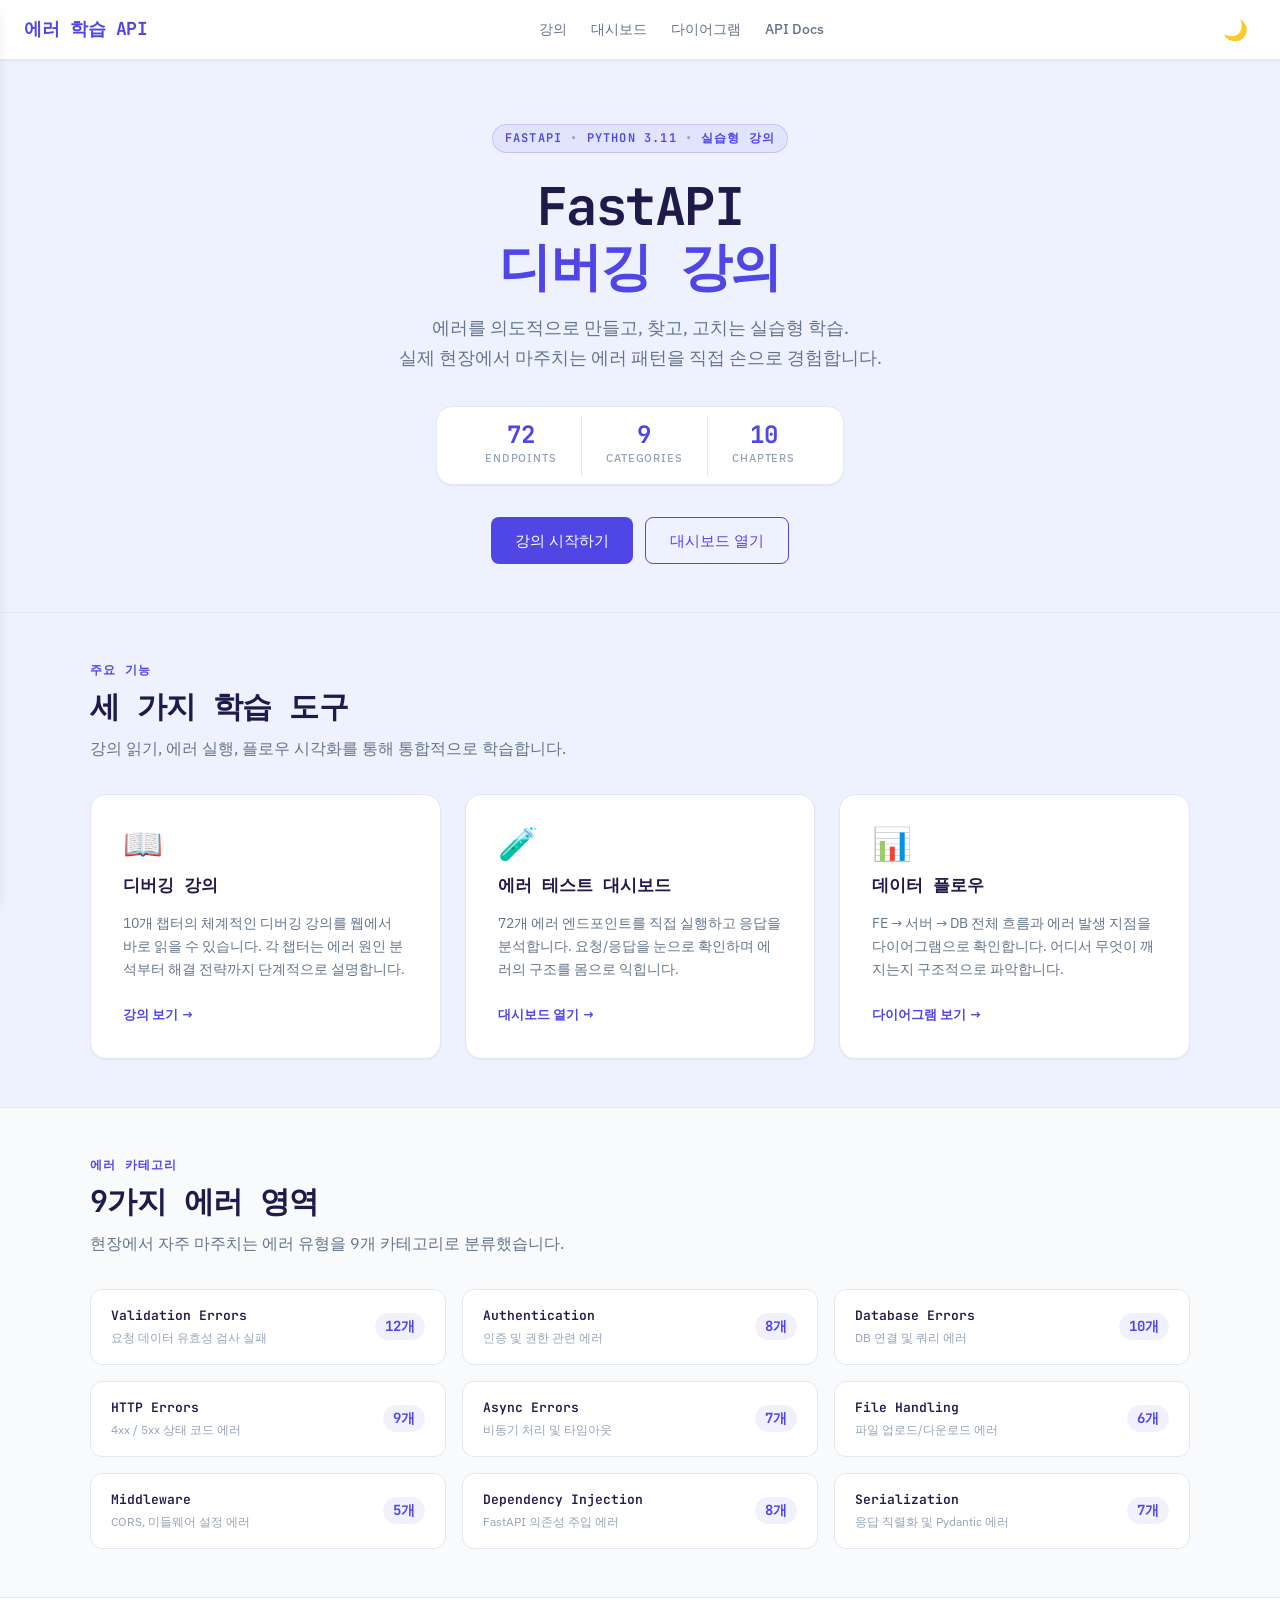
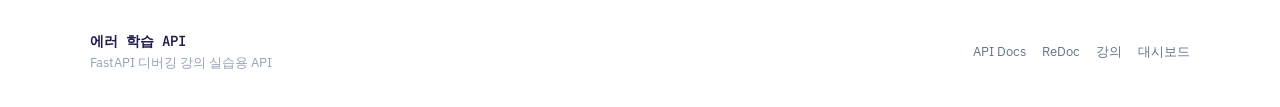
<file: static/index.html>
<!DOCTYPE html>
<html lang="ko">
<head>
  <meta charset="UTF-8">
  <meta name="viewport" content="width=device-width, initial-scale=1.0">
  <title>에러 학습 API — FastAPI 디버깅 강의</title>
  <meta name="description" content="FastAPI 에러를 의도적으로 만들고, 찾고, 고치는 실습형 디버깅 강의">
  <link rel="preconnect" href="https://fonts.googleapis.com">
  <link rel="preconnect" href="https://fonts.gstatic.com" crossorigin>
  <link href="https://fonts.googleapis.com/css2?family=IBM+Plex+Sans:ital,wght@0,400;0,500;0,600;0,700;1,400&family=JetBrains+Mono:wght@400;500;600;700&display=swap" rel="stylesheet">
  <link rel="stylesheet" href="/static/css/variables.css">
  <link rel="stylesheet" href="/static/css/base.css">
  <link rel="stylesheet" href="/static/css/components.css">
  <link rel="stylesheet" href="/static/css/dark-mode.css">

  <style>
    /* ── Landing-specific styles ─────────────────────────────── */

    /* Hero */
    .hero {
      text-align: center;
      padding: var(--space-16) var(--space-6) var(--space-12);
      max-width: 720px;
      margin: 0 auto;
    }

    .hero-eyebrow {
      display: inline-flex;
      align-items: center;
      gap: var(--space-2);
      font-family: var(--font-code);
      font-size: 0.75rem;
      font-weight: 600;
      text-transform: uppercase;
      letter-spacing: 0.1em;
      color: var(--color-primary);
      background: rgba(79, 70, 229, 0.08);
      padding: var(--space-1) var(--space-3);
      border-radius: 100px;
      border: 1px solid rgba(79, 70, 229, 0.2);
      margin-bottom: var(--space-6);
    }

    .hero-title {
      font-family: var(--font-heading);
      font-size: clamp(2rem, 5vw, 3.25rem);
      font-weight: 700;
      line-height: 1.15;
      letter-spacing: -0.03em;
      color: var(--color-text);
      margin-bottom: var(--space-4);
    }

    .hero-title .accent {
      color: var(--color-primary);
      position: relative;
    }

    .hero-subtitle {
      font-size: 1.125rem;
      color: var(--color-text-secondary);
      line-height: 1.7;
      margin-bottom: var(--space-8);
      max-width: 520px;
      margin-left: auto;
      margin-right: auto;
    }

    .hero-stats {
      display: inline-flex;
      align-items: center;
      gap: 0;
      background: var(--color-bg-surface);
      border: 1px solid var(--color-border-light);
      border-radius: var(--radius-xl);
      padding: var(--space-2) var(--space-6);
      margin-bottom: var(--space-8);
      box-shadow: var(--shadow-sm);
    }

    .hero-stat {
      display: flex;
      flex-direction: column;
      align-items: center;
      padding: var(--space-2) var(--space-6);
      border-right: 1px solid var(--color-border-light);
    }

    .hero-stat:last-child {
      border-right: none;
    }

    .hero-stat-value {
      font-family: var(--font-heading);
      font-size: 1.5rem;
      font-weight: 700;
      color: var(--color-primary);
      line-height: 1;
    }

    .hero-stat-label {
      font-size: 0.7rem;
      text-transform: uppercase;
      letter-spacing: 0.08em;
      color: var(--color-text-muted);
      margin-top: 3px;
      font-weight: 500;
    }

    .hero-cta {
      display: flex;
      gap: var(--space-3);
      justify-content: center;
      flex-wrap: wrap;
    }

    .hero-cta .btn {
      padding: var(--space-3) var(--space-6);
      font-size: 0.9375rem;
    }

    /* ── Section ─────────────────────────────────────────────── */
    .section {
      padding: var(--space-12) var(--space-6);
    }

    .section-inner {
      max-width: 1100px;
      margin: 0 auto;
    }

    .section-label {
      font-family: var(--font-code);
      font-size: 0.75rem;
      font-weight: 600;
      text-transform: uppercase;
      letter-spacing: 0.1em;
      color: var(--color-primary);
      margin-bottom: var(--space-2);
    }

    .section-title {
      font-family: var(--font-heading);
      font-size: clamp(1.375rem, 3vw, 1.875rem);
      font-weight: 700;
      margin-bottom: var(--space-2);
      letter-spacing: -0.02em;
    }

    .section-desc {
      color: var(--color-text-secondary);
      font-size: 1rem;
      margin-bottom: var(--space-8);
      max-width: 480px;
    }

    /* ── Feature Cards ───────────────────────────────────────── */
    .feature-grid {
      display: grid;
      grid-template-columns: repeat(3, 1fr);
      gap: var(--space-6);
    }

    .feature-card {
      background: var(--color-bg-surface);
      border-radius: var(--radius-xl);
      border: 1px solid var(--color-border-light);
      padding: var(--space-8);
      transition: all var(--transition);
      text-decoration: none;
      display: flex;
      flex-direction: column;
      gap: var(--space-4);
      box-shadow: var(--shadow-sm);
      position: relative;
      overflow: hidden;
    }

    .feature-card::before {
      content: '';
      position: absolute;
      top: 0;
      left: 0;
      right: 0;
      height: 3px;
      background: var(--color-primary);
      transform: scaleX(0);
      transform-origin: left;
      transition: transform 0.3s ease;
    }

    .feature-card:hover {
      box-shadow: var(--shadow-lg);
      transform: translateY(-3px);
      text-decoration: none;
      border-color: var(--color-primary-light);
    }

    .feature-card:hover::before {
      transform: scaleX(1);
    }

    .feature-icon {
      font-size: 2rem;
      line-height: 1;
    }

    .feature-card-title {
      font-family: var(--font-heading);
      font-size: 1.0625rem;
      font-weight: 600;
      color: var(--color-text);
      margin: 0;
    }

    .feature-card-desc {
      color: var(--color-text-secondary);
      font-size: 0.875rem;
      line-height: 1.65;
      flex: 1;
    }

    .feature-card-link {
      display: inline-flex;
      align-items: center;
      gap: var(--space-1);
      font-size: 0.8125rem;
      font-weight: 600;
      color: var(--color-primary);
      margin-top: var(--space-2);
    }

    .feature-card-link::after {
      content: '→';
      transition: transform var(--transition);
    }

    .feature-card:hover .feature-card-link::after {
      transform: translateX(4px);
    }

    /* ── Category Grid ───────────────────────────────────────── */
    .category-grid {
      display: grid;
      grid-template-columns: repeat(3, 1fr);
      gap: var(--space-4);
    }

    .category-card {
      background: var(--color-bg-surface);
      border-radius: var(--radius-lg);
      border: 1px solid var(--color-border-light);
      padding: var(--space-4) var(--space-5);
      transition: all var(--transition);
      display: flex;
      align-items: center;
      justify-content: space-between;
      gap: var(--space-3);
    }

    .category-card:hover {
      border-color: var(--color-primary-light);
      background: rgba(79, 70, 229, 0.03);
    }

    .category-info {
      display: flex;
      flex-direction: column;
      gap: 2px;
    }

    .category-name {
      font-family: var(--font-heading);
      font-size: 0.8125rem;
      font-weight: 600;
      color: var(--color-text);
    }

    .category-desc {
      font-size: 0.75rem;
      color: var(--color-text-muted);
    }

    .category-count {
      font-family: var(--font-code);
      font-size: 0.875rem;
      font-weight: 700;
      color: var(--color-primary);
      background: rgba(79, 70, 229, 0.08);
      padding: 2px 10px;
      border-radius: 100px;
      white-space: nowrap;
    }

    /* ── Divider with label ──────────────────────────────────── */
    .section-divider {
      border: none;
      border-top: 1px solid var(--color-border-light);
      margin: 0;
    }

    /* ── Footer ──────────────────────────────────────────────── */
    .footer {
      background: var(--color-bg-surface);
      border-top: 1px solid var(--color-border-light);
      padding: var(--space-8) var(--space-6);
    }

    .footer-inner {
      max-width: 1100px;
      margin: 0 auto;
      display: flex;
      align-items: center;
      justify-content: space-between;
      flex-wrap: wrap;
      gap: var(--space-4);
    }

    .footer-brand {
      font-family: var(--font-heading);
      font-size: 0.875rem;
      font-weight: 600;
      color: var(--color-text);
    }

    .footer-text {
      font-size: 0.8125rem;
      color: var(--color-text-muted);
    }

    .footer-links {
      display: flex;
      align-items: center;
      gap: var(--space-4);
    }

    .footer-link {
      font-size: 0.8125rem;
      color: var(--color-text-secondary);
      text-decoration: none;
      transition: color var(--transition);
    }

    .footer-link:hover {
      color: var(--color-primary);
      text-decoration: none;
    }

    /* ── Landing page full-width (no sidebar) ────────────────── */
    .landing-body {
      padding-top: var(--header-height);
    }

    /* ── Responsive ──────────────────────────────────────────── */
    @media (max-width: 900px) {
      .feature-grid {
        grid-template-columns: repeat(2, 1fr);
      }
      .category-grid {
        grid-template-columns: repeat(2, 1fr);
      }
    }

    @media (max-width: 600px) {
      .hero {
        padding: var(--space-10) var(--space-4) var(--space-8);
      }
      .hero-stats {
        flex-wrap: wrap;
        gap: var(--space-2);
        padding: var(--space-2) var(--space-4);
      }
      .hero-stat {
        border-right: none;
        padding: var(--space-2) var(--space-4);
      }
      .feature-grid {
        grid-template-columns: 1fr;
      }
      .category-grid {
        grid-template-columns: 1fr;
      }
      .section {
        padding: var(--space-8) var(--space-4);
      }
      .footer-inner {
        flex-direction: column;
        text-align: center;
      }
    }
  </style>
</head>
<body class="landing-body">

  <!-- Navigation Header -->
  <header class="nav-header">
    <div class="nav-container">
      <a href="/" class="nav-logo">에러 학습 API</a>
      <nav class="nav-links" aria-label="주요 내비게이션">
        <a href="/lecture" class="nav-link">강의</a>
        <a href="/dashboard" class="nav-link">대시보드</a>
        <a href="/dataflow" class="nav-link">다이어그램</a>
        <a href="/docs" target="_blank" rel="noopener noreferrer" class="nav-link">API Docs</a>
      </nav>
      <div style="display:flex; align-items:center; gap: var(--space-3);">
        <button class="menu-toggle" id="menuToggle" aria-label="메뉴 열기" aria-expanded="false">
          <span>☰</span>
        </button>
        <button class="theme-toggle" id="themeToggle" aria-label="다크모드 토글">
          <span class="theme-icon"></span>
        </button>
      </div>
    </div>
  </header>

  <!-- Mobile Drawer -->
  <div class="drawer-overlay" id="drawerOverlay"></div>
  <nav class="drawer" id="mobileDrawer" aria-label="모바일 내비게이션">
    <div class="sidebar-section">
      <div class="sidebar-title">메뉴</div>
      <a href="/lecture" class="sidebar-item">📖 강의</a>
      <a href="/dashboard" class="sidebar-item">🧪 대시보드</a>
      <a href="/dataflow" class="sidebar-item">📊 다이어그램</a>
      <a href="/docs" target="_blank" rel="noopener noreferrer" class="sidebar-item">📄 API Docs</a>
    </div>
  </nav>

  <!-- Main Content -->
  <main>

    <!-- Hero Section -->
    <section class="hero">
      <div class="hero-eyebrow">
        <span>FastAPI</span>
        <span style="color: var(--color-text-muted)">•</span>
        <span>Python 3.11</span>
        <span style="color: var(--color-text-muted)">•</span>
        <span>실습형 강의</span>
      </div>

      <h1 class="hero-title">
        FastAPI<br>
        <span class="accent">디버깅 강의</span>
      </h1>

      <p class="hero-subtitle">
        에러를 의도적으로 만들고, 찾고, 고치는 실습형 학습.<br>
        실제 현장에서 마주치는 에러 패턴을 직접 손으로 경험합니다.
      </p>

      <div class="hero-stats" role="list" aria-label="강의 통계">
        <div class="hero-stat" role="listitem">
          <span class="hero-stat-value">72</span>
          <span class="hero-stat-label">Endpoints</span>
        </div>
        <div class="hero-stat" role="listitem">
          <span class="hero-stat-value">9</span>
          <span class="hero-stat-label">Categories</span>
        </div>
        <div class="hero-stat" role="listitem">
          <span class="hero-stat-value">10</span>
          <span class="hero-stat-label">Chapters</span>
        </div>
      </div>

      <div class="hero-cta">
        <a href="/lecture" class="btn btn-primary">강의 시작하기</a>
        <a href="/dashboard" class="btn btn-secondary">대시보드 열기</a>
      </div>
    </section>

    <hr class="section-divider">

    <!-- Feature Cards Section -->
    <section class="section">
      <div class="section-inner">
        <div class="section-label">주요 기능</div>
        <h2 class="section-title">세 가지 학습 도구</h2>
        <p class="section-desc">강의 읽기, 에러 실행, 플로우 시각화를 통해 통합적으로 학습합니다.</p>

        <div class="feature-grid">
          <a href="/lecture" class="feature-card">
            <div class="feature-icon">📖</div>
            <h3 class="feature-card-title">디버깅 강의</h3>
            <p class="feature-card-desc">
              10개 챕터의 체계적인 디버깅 강의를 웹에서 바로 읽을 수 있습니다.
              각 챕터는 에러 원인 분석부터 해결 전략까지 단계적으로 설명합니다.
            </p>
            <span class="feature-card-link">강의 보기</span>
          </a>

          <a href="/dashboard" class="feature-card">
            <div class="feature-icon">🧪</div>
            <h3 class="feature-card-title">에러 테스트 대시보드</h3>
            <p class="feature-card-desc">
              72개 에러 엔드포인트를 직접 실행하고 응답을 분석합니다.
              요청/응답을 눈으로 확인하며 에러의 구조를 몸으로 익힙니다.
            </p>
            <span class="feature-card-link">대시보드 열기</span>
          </a>

          <a href="/dataflow" class="feature-card">
            <div class="feature-icon">📊</div>
            <h3 class="feature-card-title">데이터 플로우</h3>
            <p class="feature-card-desc">
              FE → 서버 → DB 전체 흐름과 에러 발생 지점을 다이어그램으로 확인합니다.
              어디서 무엇이 깨지는지 구조적으로 파악합니다.
            </p>
            <span class="feature-card-link">다이어그램 보기</span>
          </a>
        </div>
      </div>
    </section>

    <hr class="section-divider">

    <!-- Category Overview Section -->
    <section class="section" style="background: var(--color-bg-elevated);">
      <div class="section-inner">
        <div class="section-label">에러 카테고리</div>
        <h2 class="section-title">9가지 에러 영역</h2>
        <p class="section-desc">현장에서 자주 마주치는 에러 유형을 9개 카테고리로 분류했습니다.</p>

        <div class="category-grid">
          <div class="category-card">
            <div class="category-info">
              <span class="category-name">Validation Errors</span>
              <span class="category-desc">요청 데이터 유효성 검사 실패</span>
            </div>
            <span class="category-count">12개</span>
          </div>

          <div class="category-card">
            <div class="category-info">
              <span class="category-name">Authentication</span>
              <span class="category-desc">인증 및 권한 관련 에러</span>
            </div>
            <span class="category-count">8개</span>
          </div>

          <div class="category-card">
            <div class="category-info">
              <span class="category-name">Database Errors</span>
              <span class="category-desc">DB 연결 및 쿼리 에러</span>
            </div>
            <span class="category-count">10개</span>
          </div>

          <div class="category-card">
            <div class="category-info">
              <span class="category-name">HTTP Errors</span>
              <span class="category-desc">4xx / 5xx 상태 코드 에러</span>
            </div>
            <span class="category-count">9개</span>
          </div>

          <div class="category-card">
            <div class="category-info">
              <span class="category-name">Async Errors</span>
              <span class="category-desc">비동기 처리 및 타임아웃</span>
            </div>
            <span class="category-count">7개</span>
          </div>

          <div class="category-card">
            <div class="category-info">
              <span class="category-name">File Handling</span>
              <span class="category-desc">파일 업로드/다운로드 에러</span>
            </div>
            <span class="category-count">6개</span>
          </div>

          <div class="category-card">
            <div class="category-info">
              <span class="category-name">Middleware</span>
              <span class="category-desc">CORS, 미들웨어 설정 에러</span>
            </div>
            <span class="category-count">5개</span>
          </div>

          <div class="category-card">
            <div class="category-info">
              <span class="category-name">Dependency Injection</span>
              <span class="category-desc">FastAPI 의존성 주입 에러</span>
            </div>
            <span class="category-count">8개</span>
          </div>

          <div class="category-card">
            <div class="category-info">
              <span class="category-name">Serialization</span>
              <span class="category-desc">응답 직렬화 및 Pydantic 에러</span>
            </div>
            <span class="category-count">7개</span>
          </div>
        </div>
      </div>
    </section>

  </main>

  <!-- Footer -->
  <footer class="footer">
    <div class="footer-inner">
      <div>
        <div class="footer-brand">에러 학습 API</div>
        <p class="footer-text">FastAPI 디버깅 강의 실습용 API</p>
      </div>
      <div class="footer-links">
        <a href="/docs" target="_blank" rel="noopener noreferrer" class="footer-link">API Docs</a>
        <a href="/redoc" target="_blank" rel="noopener noreferrer" class="footer-link">ReDoc</a>
        <a href="/lecture" class="footer-link">강의</a>
        <a href="/dashboard" class="footer-link">대시보드</a>
      </div>
    </div>
  </footer>

  <script src="/static/js/theme.js"></script>
  <script>
    // Mobile drawer toggle
    const menuToggle = document.getElementById('menuToggle');
    const mobileDrawer = document.getElementById('mobileDrawer');
    const drawerOverlay = document.getElementById('drawerOverlay');

    function openDrawer() {
      mobileDrawer.classList.add('active');
      drawerOverlay.classList.add('active');
      menuToggle.setAttribute('aria-expanded', 'true');
      document.body.style.overflow = 'hidden';
    }

    function closeDrawer() {
      mobileDrawer.classList.remove('active');
      drawerOverlay.classList.remove('active');
      menuToggle.setAttribute('aria-expanded', 'false');
      document.body.style.overflow = '';
    }

    menuToggle.addEventListener('click', () => {
      const isOpen = mobileDrawer.classList.contains('active');
      isOpen ? closeDrawer() : openDrawer();
    });

    drawerOverlay.addEventListener('click', closeDrawer);

    // Close drawer on Escape
    document.addEventListener('keydown', (e) => {
      if (e.key === 'Escape') closeDrawer();
    });

    // Mark active nav link
    const currentPath = window.location.pathname;
    document.querySelectorAll('.nav-link').forEach(link => {
      if (link.getAttribute('href') === currentPath) {
        link.classList.add('active');
      }
    });
  </script>
</body>
</html>
</file>
<file: static/css/variables.css>
:root {
  /* Colors */
  --color-primary: #4F46E5;
  --color-primary-light: #818CF8;
  --color-primary-dark: #3730A3;
  --color-accent: #F97316;
  --color-accent-light: #FB923C;
  --color-bg: #EEF2FF;
  --color-bg-surface: #FFFFFF;
  --color-bg-elevated: #F8FAFC;
  --color-text: #1E1B4B;
  --color-text-secondary: #64748B;
  --color-text-muted: #94A3B8;
  --color-border: #CBD5E1;
  --color-border-light: #E2E8F0;
  --color-success: #10B981;
  --color-warning: #F59E0B;
  --color-error: #EF4444;
  --color-info: #3B82F6;

  /* Typography */
  --font-heading: 'JetBrains Mono', monospace;
  --font-body: 'IBM Plex Sans', sans-serif;
  --font-code: 'JetBrains Mono', monospace;

  /* Spacing (4px base) */
  --space-1: 0.25rem;
  --space-2: 0.5rem;
  --space-3: 0.75rem;
  --space-4: 1rem;
  --space-5: 1.25rem;
  --space-6: 1.5rem;
  --space-8: 2rem;
  --space-10: 2.5rem;
  --space-12: 3rem;
  --space-16: 4rem;

  /* Border Radius */
  --radius-sm: 4px;
  --radius-md: 8px;
  --radius-lg: 12px;
  --radius-xl: 16px;

  /* Shadows */
  --shadow-sm: 0 1px 2px rgba(0,0,0,0.05);
  --shadow-md: 0 4px 6px -1px rgba(0,0,0,0.07), 0 2px 4px -1px rgba(0,0,0,0.06);
  --shadow-lg: 0 10px 15px -3px rgba(0,0,0,0.1), 0 4px 6px -2px rgba(0,0,0,0.05);

  /* Layout */
  --sidebar-width: 280px;
  --header-height: 60px;
  --transition: 0.2s ease;
}
</file>
<file: static/css/base.css>
/* ============================================================
   BASE — Reset + Typography + Layout Utilities
   ============================================================ */

/* Modern CSS Reset */
*, *::before, *::after {
  box-sizing: border-box;
  margin: 0;
  padding: 0;
}

html {
  scroll-behavior: smooth;
  -webkit-text-size-adjust: 100%;
  tab-size: 4;
}

body {
  font-family: var(--font-body);
  background: var(--color-bg);
  color: var(--color-text);
  line-height: 1.6;
  min-height: 100vh;
  -webkit-font-smoothing: antialiased;
  -moz-osx-font-smoothing: grayscale;
}

img, picture, video, canvas, svg {
  display: block;
  max-width: 100%;
}

input, button, textarea, select {
  font: inherit;
}

p, h1, h2, h3, h4, h5, h6 {
  overflow-wrap: break-word;
}

/* Typography */
h1, h2, h3, h4, h5, h6 {
  font-family: var(--font-heading);
  font-weight: 700;
  line-height: 1.25;
  color: var(--color-text);
}

h1 { font-size: 2.25rem; }
h2 { font-size: 1.875rem; }
h3 { font-size: 1.5rem; }
h4 { font-size: 1.25rem; }
h5 { font-size: 1.125rem; }
h6 { font-size: 1rem; }

p {
  font-family: var(--font-body);
  line-height: 1.75;
  color: var(--color-text);
}

a {
  color: var(--color-primary);
  text-decoration: none;
  transition: color var(--transition);
}

a:hover {
  color: var(--color-primary-dark);
  text-decoration: underline;
}

strong, b {
  font-weight: 600;
}

em, i {
  font-style: italic;
}

code {
  font-family: var(--font-code);
  font-size: 0.875em;
  background: var(--color-bg-elevated);
  padding: 0.125em 0.35em;
  border-radius: var(--radius-sm);
  border: 1px solid var(--color-border-light);
}

pre {
  font-family: var(--font-code);
  font-size: 0.875rem;
  line-height: 1.6;
  overflow-x: auto;
}

pre code {
  background: transparent;
  padding: 0;
  border: none;
  font-size: inherit;
}

hr {
  border: none;
  border-top: 1px solid var(--color-border-light);
  margin: var(--space-6) 0;
}

ul, ol {
  padding-left: var(--space-6);
}

li {
  line-height: 1.75;
  margin-bottom: var(--space-1);
}

/* ============================================================
   Layout Utilities
   ============================================================ */

.container {
  max-width: 1200px;
  margin-left: auto;
  margin-right: auto;
  padding-left: var(--space-6);
  padding-right: var(--space-6);
  width: 100%;
}

.container-wide {
  max-width: 1400px;
  margin-left: auto;
  margin-right: auto;
  padding-left: var(--space-6);
  padding-right: var(--space-6);
  width: 100%;
}

/* Screen reader only */
.sr-only {
  position: absolute;
  width: 1px;
  height: 1px;
  padding: 0;
  margin: -1px;
  overflow: hidden;
  clip: rect(0, 0, 0, 0);
  white-space: nowrap;
  border-width: 0;
}

/* Flex utilities */
.flex { display: flex; }
.flex-col { flex-direction: column; }
.items-center { align-items: center; }
.justify-center { justify-content: center; }
.justify-between { justify-content: space-between; }
.gap-2 { gap: var(--space-2); }
.gap-4 { gap: var(--space-4); }
.gap-6 { gap: var(--space-6); }

/* Text utilities */
.text-sm { font-size: 0.875rem; }
.text-xs { font-size: 0.75rem; }
.text-muted { color: var(--color-text-muted); }
.text-secondary { color: var(--color-text-secondary); }
.text-primary { color: var(--color-primary); }
.text-success { color: var(--color-success); }
.text-warning { color: var(--color-warning); }
.text-error { color: var(--color-error); }
.font-mono { font-family: var(--font-code); }
.font-bold { font-weight: 700; }
.font-medium { font-weight: 500; }

/* Spacing utilities */
.mt-4 { margin-top: var(--space-4); }
.mt-6 { margin-top: var(--space-6); }
.mt-8 { margin-top: var(--space-8); }
.mb-4 { margin-bottom: var(--space-4); }
.mb-6 { margin-bottom: var(--space-6); }
.mb-8 { margin-bottom: var(--space-8); }

/* Visibility */
.hidden { display: none !important; }
</file>
<file: static/css/components.css>
/* ============================================================
   COMPONENTS — Reusable UI Components
   ============================================================ */

/* ── Navigation Header ─────────────────────────────────────── */
.nav-header {
  position: fixed;
  top: 0;
  left: 0;
  right: 0;
  height: var(--header-height);
  background: var(--color-bg-surface);
  border-bottom: 1px solid var(--color-border-light);
  z-index: 100;
  display: flex;
  align-items: center;
  box-shadow: var(--shadow-sm);
}

.nav-container {
  display: flex;
  align-items: center;
  justify-content: space-between;
  max-width: 1400px;
  margin: 0 auto;
  padding: 0 var(--space-6);
  width: 100%;
}

.nav-logo {
  font-family: var(--font-heading);
  font-weight: 700;
  font-size: 1.125rem;
  color: var(--color-primary);
  text-decoration: none;
  letter-spacing: -0.02em;
  transition: color var(--transition);
}

.nav-logo:hover {
  color: var(--color-primary-dark);
  text-decoration: none;
}

.nav-links {
  display: flex;
  align-items: center;
  gap: var(--space-6);
}

.nav-link {
  color: var(--color-text-secondary);
  text-decoration: none;
  font-size: 0.875rem;
  font-weight: 500;
  transition: color var(--transition);
  padding: var(--space-1) 0;
  position: relative;
}

.nav-link::after {
  content: '';
  position: absolute;
  bottom: -2px;
  left: 0;
  right: 0;
  height: 2px;
  background: var(--color-primary);
  transform: scaleX(0);
  transition: transform var(--transition);
  border-radius: 1px;
}

.nav-link:hover {
  color: var(--color-primary);
  text-decoration: none;
}

.nav-link:hover::after {
  transform: scaleX(1);
}

.nav-link.active {
  color: var(--color-primary);
  font-weight: 600;
}

.nav-link.active::after {
  transform: scaleX(1);
}

.theme-toggle {
  background: transparent;
  border: none;
  cursor: pointer;
  font-size: 1.25rem;
  padding: var(--space-2);
  border-radius: var(--radius-md);
  transition: background var(--transition);
  display: flex;
  align-items: center;
  justify-content: center;
  line-height: 1;
}

.theme-toggle:hover {
  background: var(--color-bg-elevated);
}

/* ── Progress Bar ───────────────────────────────────────────── */
.progress-bar {
  position: fixed;
  top: var(--header-height);
  left: 0;
  width: 100%;
  height: 3px;
  z-index: 99;
  background: transparent;
  pointer-events: none;
}

.progress-bar-fill {
  height: 100%;
  background: var(--color-primary);
  transition: width 0.3s ease;
  border-radius: 0 2px 2px 0;
}

/* ── Page Layout ────────────────────────────────────────────── */
.page-layout {
  display: flex;
  min-height: calc(100vh - var(--header-height));
  margin-top: var(--header-height);
}

/* ── Sidebar ────────────────────────────────────────────────── */
.sidebar {
  width: var(--sidebar-width);
  position: fixed;
  top: var(--header-height);
  left: 0;
  bottom: 0;
  overflow-y: auto;
  background: var(--color-bg-surface);
  border-right: 1px solid var(--color-border-light);
  padding: var(--space-4);
  z-index: 50;
  scrollbar-width: thin;
  scrollbar-color: var(--color-border) transparent;
}

.sidebar::-webkit-scrollbar {
  width: 4px;
}

.sidebar::-webkit-scrollbar-track {
  background: transparent;
}

.sidebar::-webkit-scrollbar-thumb {
  background: var(--color-border);
  border-radius: 2px;
}

.sidebar-title {
  font-family: var(--font-heading);
  font-size: 0.75rem;
  text-transform: uppercase;
  letter-spacing: 0.05em;
  color: var(--color-text-muted);
  margin-bottom: var(--space-3);
  padding: 0 var(--space-3);
}

.sidebar-section {
  margin-bottom: var(--space-6);
}

.sidebar-item {
  display: block;
  padding: var(--space-2) var(--space-3);
  border-radius: var(--radius-md);
  color: var(--color-text-secondary);
  text-decoration: none;
  font-size: 0.875rem;
  transition: all var(--transition);
  cursor: pointer;
  margin-bottom: 2px;
  line-height: 1.4;
}

.sidebar-item:hover {
  background: var(--color-bg);
  color: var(--color-text);
  text-decoration: none;
}

.sidebar-item.active {
  background: var(--color-primary);
  color: white;
  font-weight: 500;
}

.sidebar-item.active:hover {
  background: var(--color-primary-dark);
  color: white;
}

/* ── Main Content ───────────────────────────────────────────── */
.main-content {
  margin-left: var(--sidebar-width);
  flex: 1;
  padding: var(--space-8);
  max-width: calc(100% - var(--sidebar-width));
  min-width: 0;
}

/* ── Cards ──────────────────────────────────────────────────── */
.card {
  background: var(--color-bg-surface);
  border-radius: var(--radius-lg);
  box-shadow: var(--shadow-sm);
  border: 1px solid var(--color-border-light);
  padding: var(--space-6);
  transition: box-shadow var(--transition);
}

.card:hover {
  box-shadow: var(--shadow-md);
}

.card-title {
  font-family: var(--font-heading);
  font-size: 1.125rem;
  font-weight: 600;
  margin-bottom: var(--space-2);
  color: var(--color-text);
}

.card-description {
  color: var(--color-text-secondary);
  font-size: 0.875rem;
  line-height: 1.6;
}

.card-grid {
  display: grid;
  grid-template-columns: repeat(auto-fill, minmax(280px, 1fr));
  gap: var(--space-4);
}

/* ── Badges ─────────────────────────────────────────────────── */
.badge {
  display: inline-flex;
  align-items: center;
  padding: 2px 8px;
  border-radius: var(--radius-sm);
  font-size: 0.75rem;
  font-weight: 600;
  font-family: var(--font-code);
  text-transform: uppercase;
  letter-spacing: 0.04em;
  line-height: 1.5;
}

.badge-get    { background: #DEF7EC; color: #03543F; }
.badge-post   { background: #E1EFFE; color: #1E429F; }
.badge-put    { background: #FDF6B2; color: #723B13; }
.badge-delete { background: #FDE8E8; color: #9B1C1C; }
.badge-patch  { background: #F3E8FF; color: #6B21A8; }
.badge-options { background: #E8DEF8; color: #4A148C; }

/* ── Buttons ────────────────────────────────────────────────── */
.btn {
  display: inline-flex;
  align-items: center;
  justify-content: center;
  padding: var(--space-2) var(--space-4);
  border-radius: var(--radius-md);
  font-family: var(--font-body);
  font-size: 0.875rem;
  font-weight: 500;
  border: none;
  cursor: pointer;
  transition: all var(--transition);
  gap: var(--space-2);
  text-decoration: none;
  line-height: 1.4;
  white-space: nowrap;
}

.btn:focus-visible {
  outline: 2px solid var(--color-primary);
  outline-offset: 2px;
}

.btn-primary {
  background: var(--color-primary);
  color: white;
}

.btn-primary:hover {
  background: var(--color-primary-dark);
  color: white;
  text-decoration: none;
}

.btn-secondary {
  background: transparent;
  color: var(--color-primary);
  border: 1px solid var(--color-primary);
}

.btn-secondary:hover {
  background: var(--color-primary);
  color: white;
  text-decoration: none;
}

.btn-small {
  padding: var(--space-1) var(--space-3);
  font-size: 0.75rem;
}

.btn-accent {
  background: var(--color-accent);
  color: white;
}

.btn-accent:hover {
  opacity: 0.9;
  color: white;
  text-decoration: none;
}

.btn-ghost {
  background: transparent;
  color: var(--color-text-secondary);
  border: 1px solid var(--color-border);
}

.btn-ghost:hover {
  background: var(--color-bg-elevated);
  color: var(--color-text);
  text-decoration: none;
}

/* ── Tabs ───────────────────────────────────────────────────── */
.tab-nav {
  display: flex;
  border-bottom: 2px solid var(--color-border-light);
  gap: 0;
  margin-bottom: var(--space-4);
}

.tab-btn {
  padding: var(--space-2) var(--space-4);
  border: none;
  background: transparent;
  color: var(--color-text-secondary);
  font-size: 0.875rem;
  font-weight: 500;
  cursor: pointer;
  border-bottom: 2px solid transparent;
  margin-bottom: -2px;
  transition: all var(--transition);
  font-family: var(--font-body);
}

.tab-btn:hover {
  color: var(--color-text);
}

.tab-btn.active {
  color: var(--color-primary);
  border-bottom-color: var(--color-primary);
  font-weight: 600;
}

.tab-content .tab-pane {
  display: none;
}

.tab-content .tab-pane.active {
  display: block;
}

/* ── Code Block ─────────────────────────────────────────────── */
.code-block {
  background: var(--color-bg-elevated);
  border-radius: var(--radius-md);
  padding: var(--space-4);
  overflow-x: auto;
  font-family: var(--font-code);
  font-size: 0.875rem;
  line-height: 1.6;
  border: 1px solid var(--color-border-light);
  tab-size: 2;
}

.code-block-header {
  display: flex;
  align-items: center;
  justify-content: space-between;
  padding: var(--space-2) var(--space-4);
  background: var(--color-border-light);
  border-radius: var(--radius-md) var(--radius-md) 0 0;
  font-family: var(--font-code);
  font-size: 0.75rem;
  color: var(--color-text-muted);
}

.code-block-header + .code-block {
  border-radius: 0 0 var(--radius-md) var(--radius-md);
  margin-top: 0;
}

/* ── Status Colors ──────────────────────────────────────────── */
.status-2xx { color: var(--color-success); font-weight: 600; }
.status-3xx { color: var(--color-info);    font-weight: 600; }
.status-4xx { color: var(--color-warning); font-weight: 600; }
.status-5xx { color: var(--color-error);   font-weight: 600; }

.status-dot {
  display: inline-block;
  width: 8px;
  height: 8px;
  border-radius: 50%;
  margin-right: var(--space-2);
}

.status-dot-success { background: var(--color-success); }
.status-dot-warning { background: var(--color-warning); }
.status-dot-error   { background: var(--color-error); }
.status-dot-info    { background: var(--color-info); }

/* ── Mobile Drawer ──────────────────────────────────────────── */
.drawer-overlay {
  display: none;
  position: fixed;
  inset: 0;
  background: rgba(0, 0, 0, 0.5);
  z-index: 200;
  backdrop-filter: blur(2px);
}

.drawer-overlay.active {
  display: block;
}

.drawer {
  position: fixed;
  top: 0;
  left: -280px;
  width: 280px;
  height: 100%;
  background: var(--color-bg-surface);
  z-index: 201;
  transition: left 0.3s ease;
  overflow-y: auto;
  padding-top: var(--header-height);
  padding: var(--space-4);
  padding-top: calc(var(--header-height) + var(--space-4));
  box-shadow: var(--shadow-lg);
}

.drawer.active {
  left: 0;
}

.menu-toggle {
  display: none;
  align-items: center;
  justify-content: center;
  background: transparent;
  border: none;
  cursor: pointer;
  padding: var(--space-2);
  border-radius: var(--radius-md);
  color: var(--color-text);
  font-size: 1.25rem;
  transition: background var(--transition);
}

.menu-toggle:hover {
  background: var(--color-bg-elevated);
}

/* ── Alert / Notice ─────────────────────────────────────────── */
.alert {
  padding: var(--space-3) var(--space-4);
  border-radius: var(--radius-md);
  font-size: 0.875rem;
  display: flex;
  align-items: flex-start;
  gap: var(--space-3);
  border: 1px solid transparent;
}

.alert-success {
  background: #ECFDF5;
  color: #065F46;
  border-color: #A7F3D0;
}

.alert-warning {
  background: #FFFBEB;
  color: #92400E;
  border-color: #FDE68A;
}

.alert-error {
  background: #FEF2F2;
  color: #991B1B;
  border-color: #FECACA;
}

.alert-info {
  background: #EFF6FF;
  color: #1E40AF;
  border-color: #BFDBFE;
}

/* ── Divider ────────────────────────────────────────────────── */
.divider {
  border: none;
  border-top: 1px solid var(--color-border-light);
  margin: var(--space-4) 0;
}

/* ── Skeleton Loader ────────────────────────────────────────── */
@keyframes shimmer {
  0%   { background-position: -200% center; }
  100% { background-position: 200% center; }
}

.skeleton {
  background: linear-gradient(
    90deg,
    var(--color-bg-elevated) 25%,
    var(--color-border-light) 50%,
    var(--color-bg-elevated) 75%
  );
  background-size: 200% auto;
  animation: shimmer 1.5s infinite linear;
  border-radius: var(--radius-md);
}

/* ── Responsive ─────────────────────────────────────────────── */
@media (max-width: 768px) {
  .sidebar {
    display: none;
  }

  .main-content {
    margin-left: 0;
    max-width: 100%;
    padding: var(--space-4);
  }

  .menu-toggle {
    display: flex;
  }

  .nav-links {
    display: none;
  }

  .card-grid {
    grid-template-columns: 1fr;
  }
}

@media (max-width: 480px) {
  .btn {
    padding: var(--space-2) var(--space-3);
  }
}
</file>
<file: static/css/dark-mode.css>
/* ============================================================
   DARK MODE — Variable Overrides + Component Adjustments
   ============================================================ */

[data-theme="dark"] {
  --color-bg: #0F172A;
  --color-bg-surface: #1E293B;
  --color-bg-elevated: #334155;
  --color-text: #E2E8F0;
  --color-text-secondary: #94A3B8;
  --color-text-muted: #64748B;
  --color-border: #334155;
  --color-border-light: #1E293B;
  --shadow-sm: 0 1px 2px rgba(0,0,0,0.3);
  --shadow-md: 0 4px 6px rgba(0,0,0,0.4);
  --shadow-lg: 0 10px 15px rgba(0,0,0,0.5);
}

/* Badges — dark variants */
[data-theme="dark"] .badge-get    { background: #065F46; color: #A7F3D0; }
[data-theme="dark"] .badge-post   { background: #1E3A5F; color: #93C5FD; }
[data-theme="dark"] .badge-put    { background: #78350F; color: #FDE68A; }
[data-theme="dark"] .badge-delete { background: #7F1D1D; color: #FECACA; }
[data-theme="dark"] .badge-options { background: #4A148C; color: #CE93D8; }
[data-theme="dark"] .badge-patch  { background: #581C87; color: #E9D5FF; }

/* Code block */
[data-theme="dark"] .code-block {
  background: #1E293B;
  border-color: #334155;
  color: #E2E8F0;
}

[data-theme="dark"] .code-block-header {
  background: #0F172A;
  color: #64748B;
}

/* Inline code */
[data-theme="dark"] code {
  background: #334155;
  border-color: #475569;
  color: #E2E8F0;
}

/* Alert variants */
[data-theme="dark"] .alert-success {
  background: #064E3B;
  color: #A7F3D0;
  border-color: #065F46;
}

[data-theme="dark"] .alert-warning {
  background: #78350F;
  color: #FDE68A;
  border-color: #92400E;
}

[data-theme="dark"] .alert-error {
  background: #7F1D1D;
  color: #FECACA;
  border-color: #991B1B;
}

[data-theme="dark"] .alert-info {
  background: #1E3A5F;
  color: #93C5FD;
  border-color: #1E40AF;
}

/* Skeleton */
[data-theme="dark"] .skeleton {
  background: linear-gradient(
    90deg,
    #1E293B 25%,
    #334155 50%,
    #1E293B 75%
  );
  background-size: 200% auto;
}

/* Nav border */
[data-theme="dark"] .nav-header {
  border-bottom-color: #1E293B;
}

/* Button secondary in dark mode */
[data-theme="dark"] .btn-ghost {
  border-color: #475569;
  color: #94A3B8;
}

[data-theme="dark"] .btn-ghost:hover {
  background: #334155;
  color: #E2E8F0;
}

/* Sidebar */
[data-theme="dark"] .sidebar {
  border-right-color: #1E293B;
  scrollbar-color: #334155 transparent;
}

[data-theme="dark"] .sidebar::-webkit-scrollbar-thumb {
  background: #334155;
}

[data-theme="dark"] .sidebar-item:hover {
  background: #0F172A;
  color: #E2E8F0;
}
</file>
